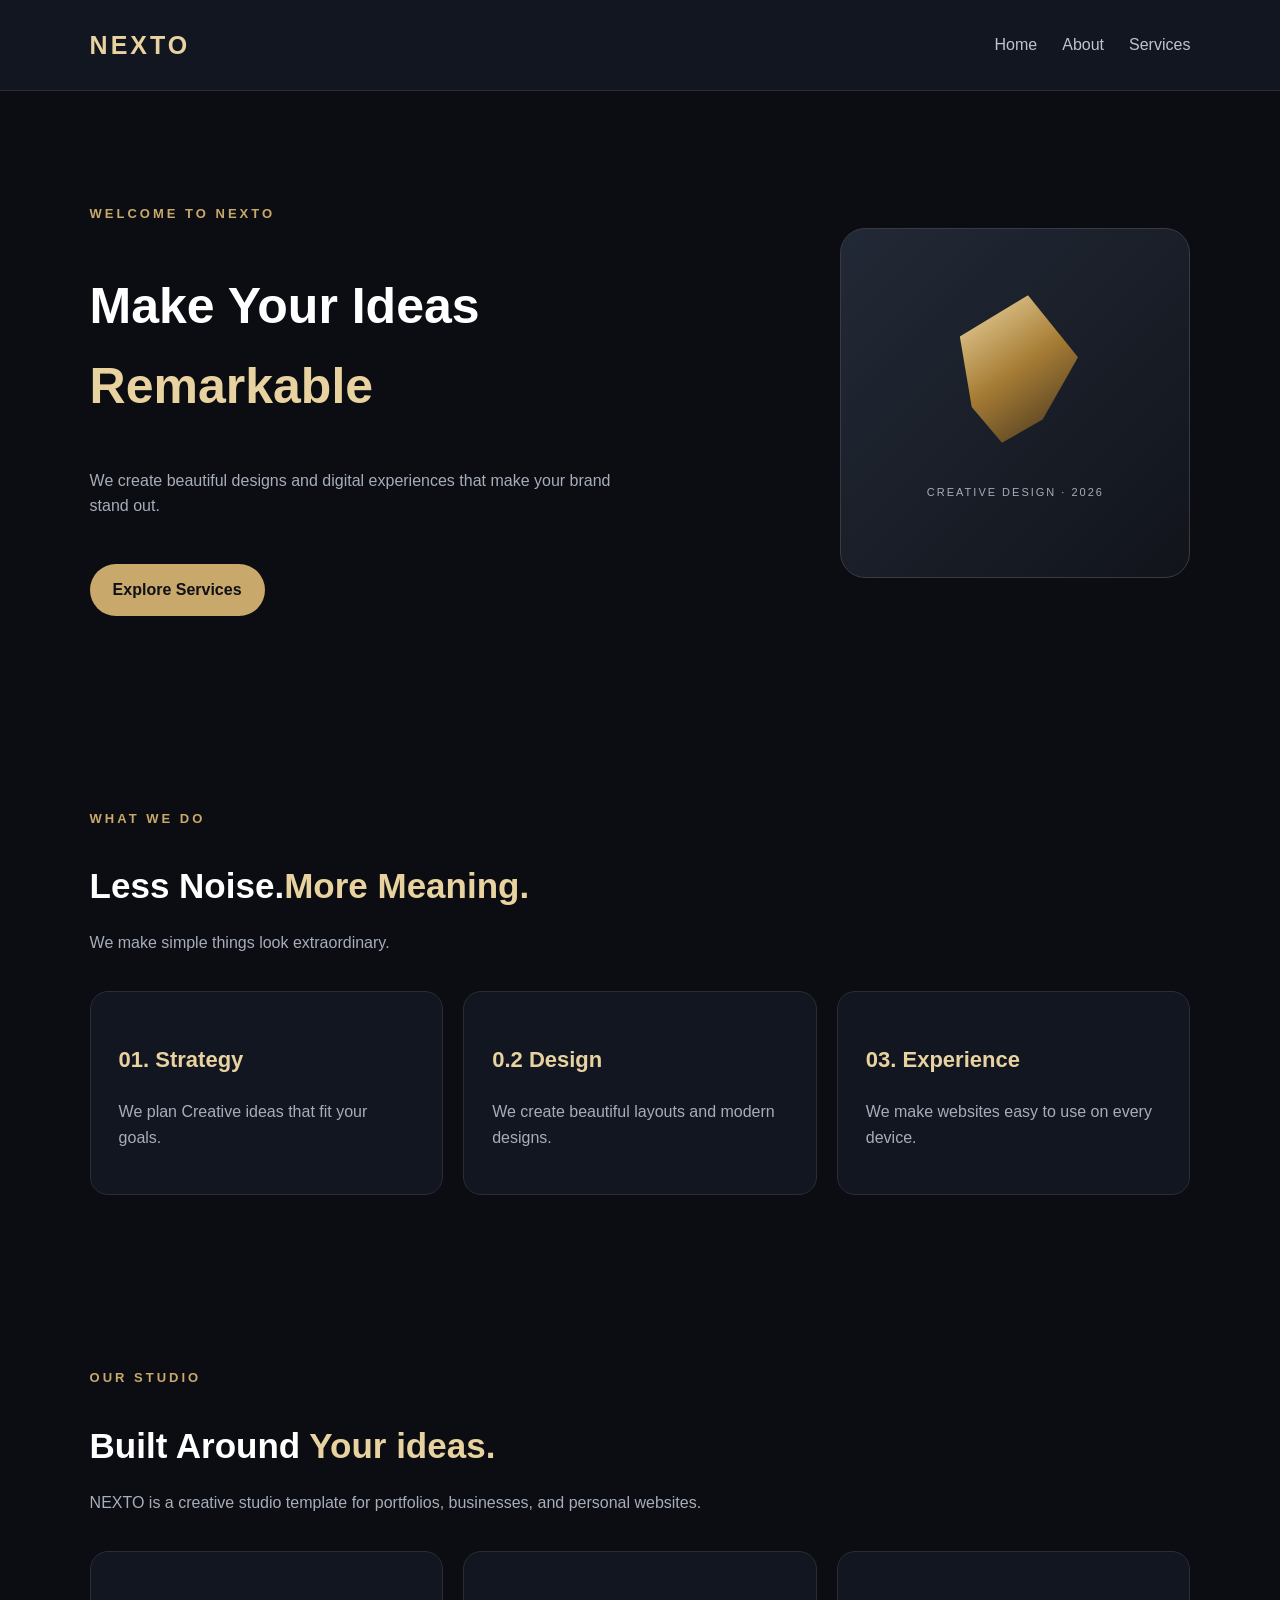
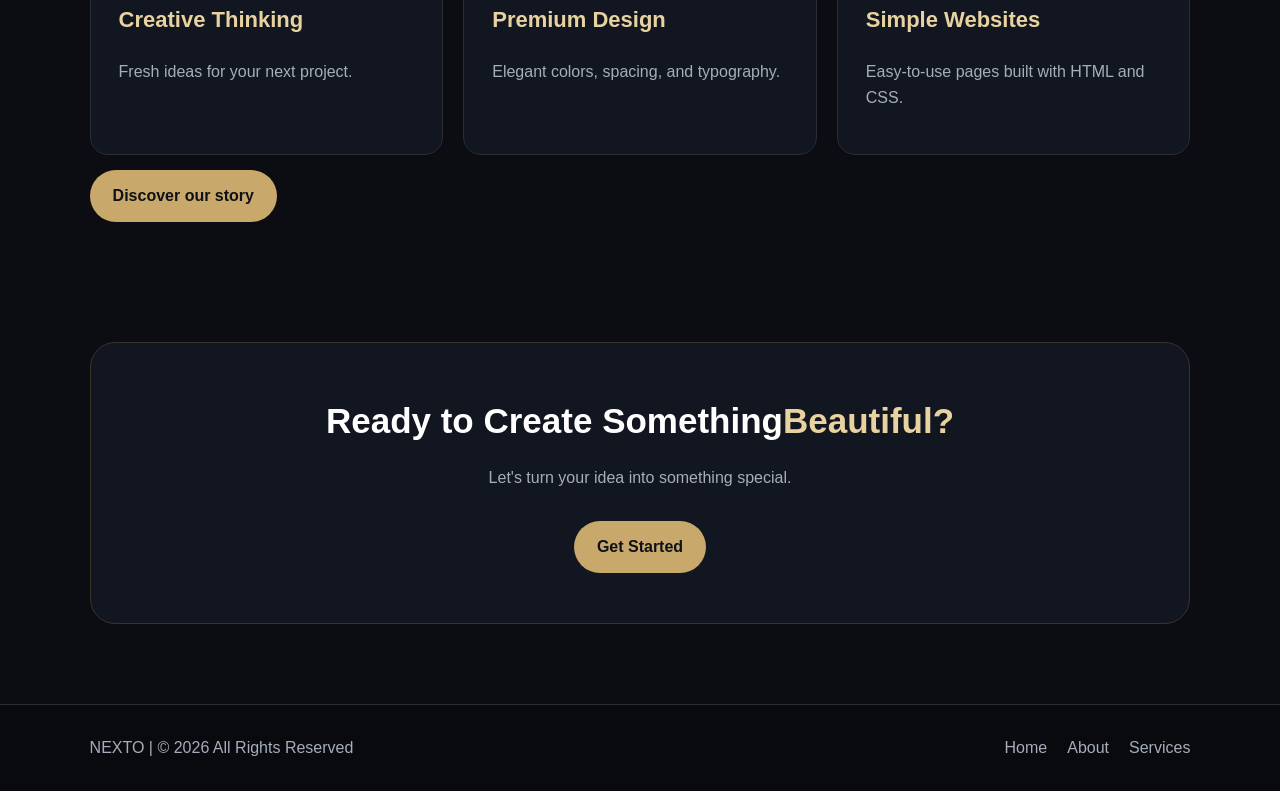
<file: index.html>
<html>
    <head>
        <link rel="stylesheet" href="style.css"/>
        <title>NEXTO</title>
    </head>
    <body>
       <header class="site-header">
    <nav class="navbar">
        <a class="logo" href="index.html">NEXTO</a>
        <div class="links">
            <a class="active" href="index.html">Home</a>
            <a href="about.html">About</a>
            <a href="services.html">Services</a>
        </div>
    </nav>
</header>
<main>
    <section class="hero">
        <div class="hero-text">
            <p class="small-title">WELCOME TO NEXTO</p>
            <h1>Make Your Ideas <span>Remarkable</span></h1>
            <p>  We create beautiful designs and digital experiences
                    that make your brand stand out.
                </p>
                <a class="button" href="services.html">Explore Services</a>

        </div>
        <div class="art">
            <div class="diamond"></div>
            <p>CREATIVE DESIGN · 2026</p>
        </div>
    </section>
    <section class="section">
        <p class="small-title">WHAT WE DO</p>
        <h2>Less Noise.<span>More Meaning.</span></h2>
        <p>We make simple things look extraordinary.</p>
        <div class="cards">
        <div class="card">
            <h3>01. Strategy</h3>
            <p>We plan Creative ideas that fit your goals.</p>
        </div>
        <div class="card">
            <h3>0.2 Design</h3>
             <p>We create beautiful layouts and modern designs.</p>
                </div>

                <div class="card">
                    <h3>03. Experience</h3>
                    <p>We make websites easy to use on every device.</p>
                </div>
        </div>
        </div>
    </section>
    
    <section class="section">
    <p class="small-title">OUR STUDIO</p>
    <h2>Built Around <span>Your ideas.</span></h2>
    <p>NEXTO is a creative studio template for portfolios,
                businesses, and personal websites.</p>

                <div class="cards">
                      <div class="card">
                    <h3>Creative Thinking</h3>
                    <p>Fresh ideas for your next project.</p>
                </div>

                <div class="card">
                    <h3>Premium Design</h3>
                    <p>Elegant colors, spacing, and typography.</p>
                </div>

                <div class="card">
                    <h3>Simple Websites</h3>
                    <p>Easy-to-use pages built with HTML and CSS.</p>
                </div>
                </div>
                <a class="button" href="about.html">Discover our story</a>
    </section>

    <section class="contact">
        <h2>Ready to Create Something<span>Beautiful?</span></h2>
    <p>Let's turn your idea into something special.</p>
    <a class="button" href="services.html">Get Started</a>
    </section>
</main>
<footer>
    <p>NEXTO | © 2026 All Rights Reserved</p>
    <div class="footer-links">
        <a href="index.html">Home</a>
         <a href="about.html">About</a>
          <a href="services.html">Services</a>
    </div>
</footer>
    </body>
</html>
</file>
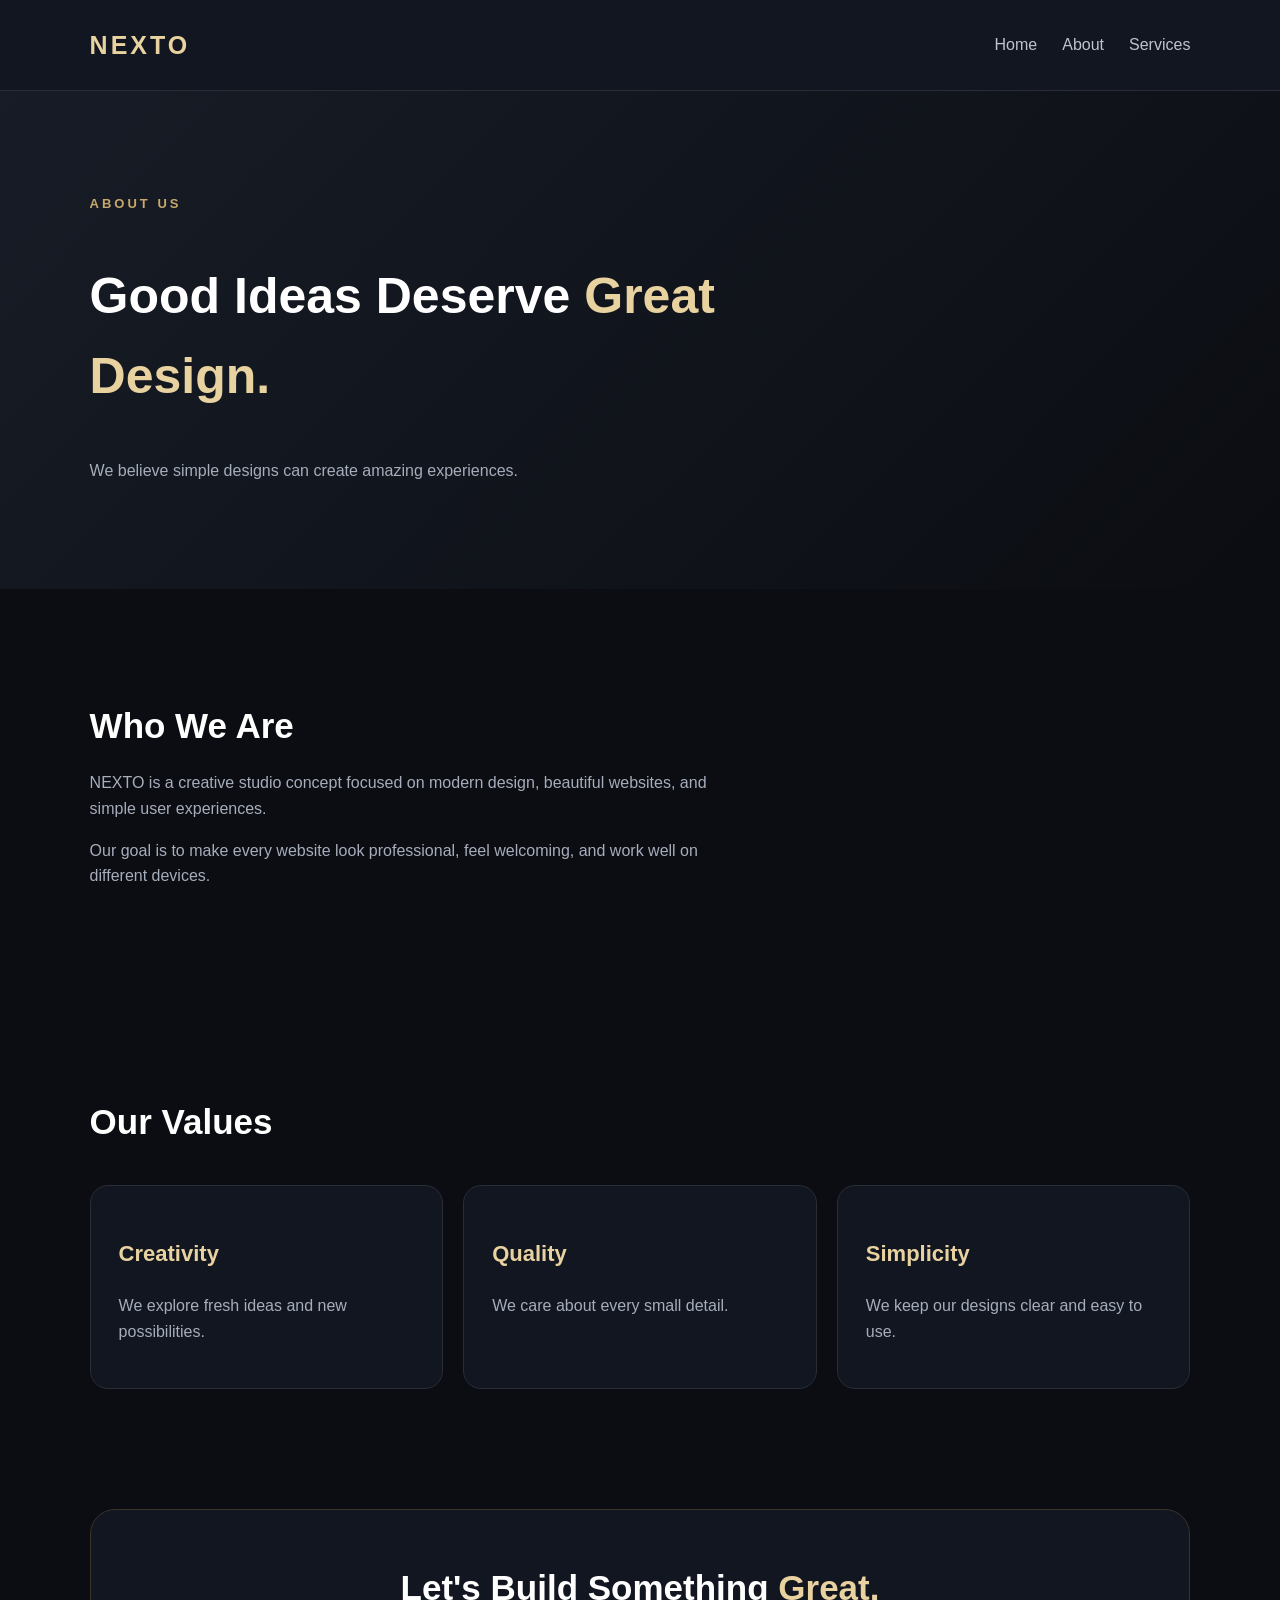
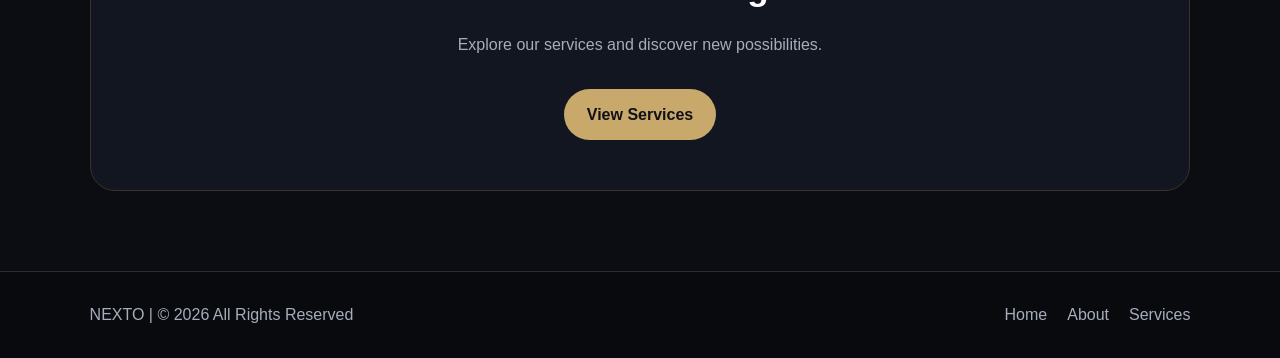
<file: about.html>
<html>
    <head>
         <title>NEXTO - About</title>
    <link rel="stylesheet" href="style.css">
    </head>
    <body>
        <header>
        <nav class="navbar">
            <a class="logo" href="index.html">NEXTO</a>

            <div class="links">
                <a href="index.html">Home</a>
                <a href="about.html">About</a>
                <a href="services.html">Services</a>
            </div>
        </nav>
    </header>

    <main>

        <section class="page-title">
            <p class="small-title">ABOUT US</p>
            <h1>Good Ideas Deserve <span>Great Design.</span></h1>
            <p>We believe simple designs can create amazing experiences.</p>
        </section>

        <section class="section">
            <h2>Who We Are</h2>
            <p>
                NEXTO is a creative studio concept focused on modern
                design, beautiful websites, and simple user experiences.
            </p>
            <p>
                Our goal is to make every website look professional,
                feel welcoming, and work well on different devices.
            </p>
        </section>

        <section class="section">
            <h2>Our Values</h2>

            <div class="cards">
                <div class="card">
                    <h3>Creativity</h3>
                    <p>We explore fresh ideas and new possibilities.</p>
                </div>

                <div class="card">
                    <h3>Quality</h3>
                    <p>We care about every small detail.</p>
                </div>

                <div class="card">
                    <h3>Simplicity</h3>
                    <p>We keep our designs clear and easy to use.</p>
                </div>
            </div>
        </section>

        <section class="contact">
            <h2>Let's Build Something <span>Great.</span></h2>
            <p>Explore our services and discover new possibilities.</p>
            <a class="button" href="services.html">View Services</a>
        </section>

    </main>

    <footer>
        <p>NEXTO | © 2026 All Rights Reserved</p>
        <div class="footer-links">
            <a href="index.html">Home</a>
            <a href="about.html">About</a>
            <a href="services.html">Services</a>
        </div>
    </footer>  
    </body>
</html>
</file>
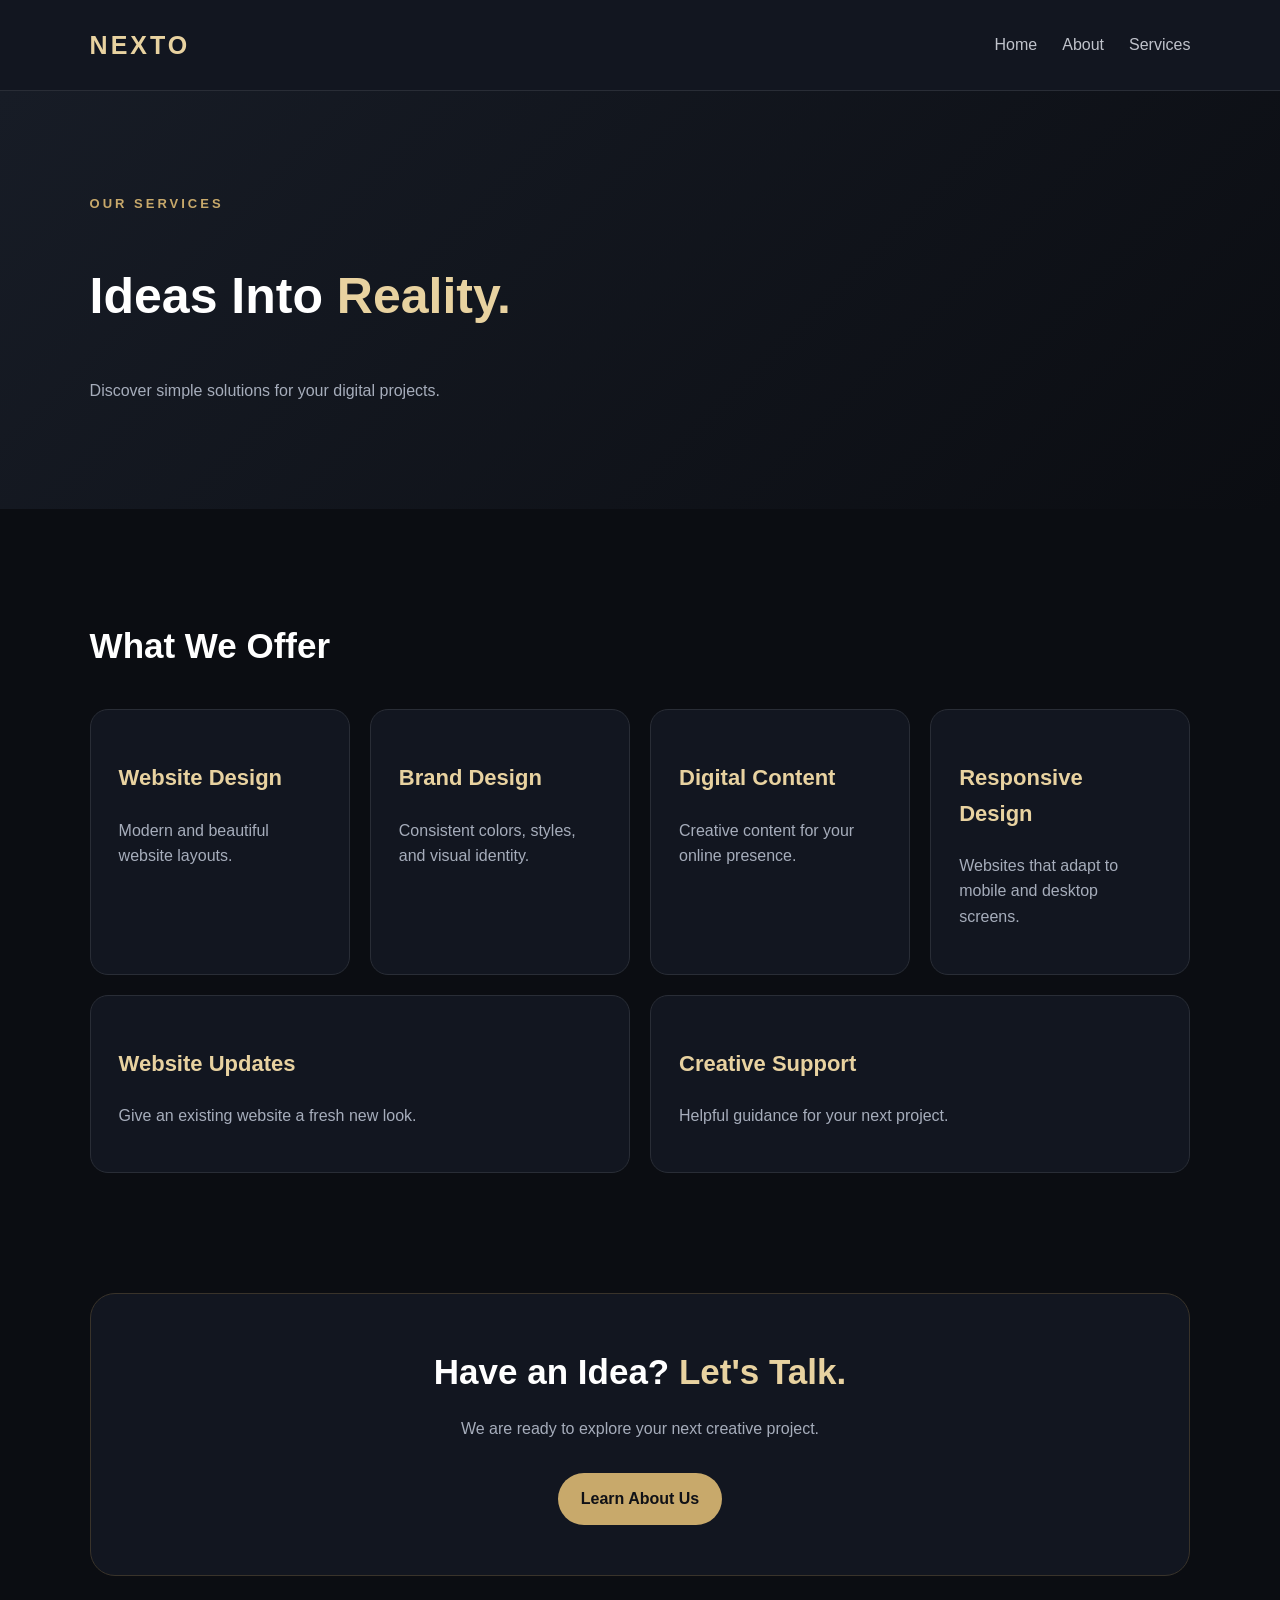
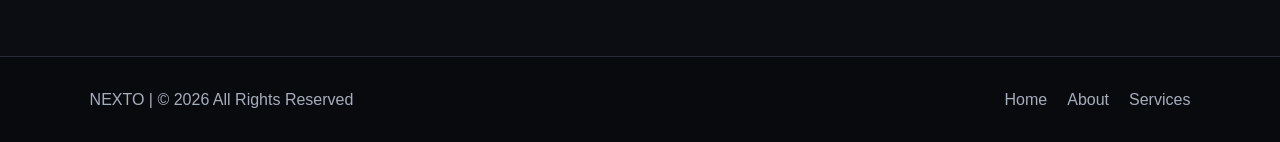
<file: services.html>
<html>
    <head>
        <title>NEXTO - Services</title>
    <link rel="stylesheet" href="style.css">
    </head>
    <body>
         <header>
        <nav class="navbar">
            <a class="logo" href="index.html">NEXTO</a>

            <div class="links">
                <a href="index.html">Home</a>
                <a href="about.html">About</a>
                <a href="services.html">Services</a>
            </div>
        </nav>
    </header>

    <main>

        <section class="page-title">
            <p class="small-title">OUR SERVICES</p>
            <h1>Ideas Into <span>Reality.</span></h1>
            <p>Discover simple solutions for your digital projects.</p>
        </section>

        <section class="section">
            <h2>What We Offer</h2>

            <div class="cards">
                <div class="card">
                    <h3>Website Design</h3>
                    <p>Modern and beautiful website layouts.</p>
                </div>

                <div class="card">
                    <h3>Brand Design</h3>
                    <p>Consistent colors, styles, and visual identity.</p>
                </div>

                <div class="card">
                    <h3>Digital Content</h3>
                    <p>Creative content for your online presence.</p>
                </div>

                <div class="card">
                    <h3>Responsive Design</h3>
                    <p>Websites that adapt to mobile and desktop screens.</p>
                </div>

                <div class="card">
                    <h3>Website Updates</h3>
                    <p>Give an existing website a fresh new look.</p>
                </div>

                <div class="card">
                    <h3>Creative Support</h3>
                    <p>Helpful guidance for your next project.</p>
                </div>
            </div>
        </section>

        <section class="contact">
            <h2>Have an Idea? <span>Let's Talk.</span></h2>
            <p>We are ready to explore your next creative project.</p>
            <a class="button" href="about.html">Learn About Us</a>
        </section>

    </main>

    <footer>
        <p>NEXTO | © 2026 All Rights Reserved</p>
        <div class="footer-links">
            <a href="index.html">Home</a>
            <a href="about.html">About</a>
            <a href="services.html">Services</a>
        </div>
    </footer>

    </body>
</html>
</file>
<file: style.css>
* {
    box-sizing: border-box;
}
html {
    scroll-behavior: smooth;
}

body {
    margin: 0;
    background: #0b0d12;
    color: white;
    font-family: Arial, sans-serif;
    line-height: 1.6;
}

a {
    text-decoration: none;
    color: white;
}

p {
    color: #a6adbb;
}

h1 {
    font-size: 50px;
}

h2 {
    font-size: 35px;
}

h3 {
    font-size: 22px;
}

span {
    color: #e8d2a0;
}
header {
    background: #121620;
    border-bottom: 1px solid #292d36;
}

.navbar {
    padding: 25px 7%;
    display: flex;
    justify-content: space-between;
    align-items: center;
    gap: 20px;
}

.logo {
    font-size: 25px;
    font-weight: bold;
    letter-spacing: 3px;
    color: #e8d2a0;
}

.links {
    display: flex;
    gap: 25px;
}

.links a {
    color: #c0c3cb;
}

.links a:hover {
    color: #e8d2a0;
}

.hero {
    padding: 100px 7%;
    display: flex;
    align-items: center;
    justify-content: space-between;
    gap: 50px;
    min-height: 500px;
}

.hero-text {
    max-width: 550px;
}

.small-title {
    color: #c8a96b;
    letter-spacing: 3px;
    font-size: 13px;
    font-weight: bold;
}

.hero-text p {
    margin-bottom: 30px;
}
.art {
    width: 350px;
    height: 350px;
    background: linear-gradient(135deg, #222936, #11141b);
    border: 1px solid #393b42;
    border-radius: 25px;
    display: flex;
    flex-direction: column;
    justify-content: center;
    align-items: center;
    flex-shrink: 0;
}

.diamond {
    width: 120px;
    height: 150px;
    background: linear-gradient(135deg, #f0dca9, #a77d35, #40311e);
    clip-path: polygon(50% 0, 100% 35%, 80% 80%, 50% 100%, 20% 80%, 0 35%);
    transform: rotate(10deg);
}

.art p {
    font-size: 11px;
    letter-spacing: 2px;
    margin-top: 40px;
}
.button {
    display: inline-block;
    background: #c8a96b;
    color: #101116;
    padding: 13px 23px;
    border-radius: 30px;
    font-weight: bold;
    margin-top: 15px;
}

.button:hover {
    background: #e8d2a0;
}

.section {
    padding: 80px 7%;
}

.section  p {
    max-width: 650px;
}

.section h2 {
    margin-bottom: 15px;
}
.cards {
    display: flex;
    gap: 20px;
    flex-wrap: wrap;
    margin-top: 35px;
}

.card {
    flex: 1 1 250px;
    background: #121620;
    border: 1px solid #292d36;
    border-radius: 18px;
    padding: 28px;
    transition: transform 0.3s;
}

.card:hover {
    transform: translateY(-5px);
    border-color: #c8a96b;
}

.card h3 {
    color: #e8d2a0;
}
.page-title {
    padding: 90px 7%;
    background: linear-gradient(135deg, #171c26, #0b0d12);
}

.page-title h1 {
    max-width: 800px;
}

.page-title p {
    max-width: 650px;
}

.contact {
    margin: 40px 7% 80px;
    padding: 50px 30px;
    text-align: center;
    background: #121620;
    border: 1px solid #39332a;
    border-radius: 25px;
}

.contact h2 {
    max-width: 700px;
    margin: 0 auto;
}
footer {
    background: #080a0e;
    border-top: 1px solid #292d36;
    padding: 30px 7%;
    display: flex;
    justify-content: space-between;
    align-items: center;
    flex-wrap: wrap;
    gap: 15px;
}

footer p {
    margin: 0;
}

.footer-links {
    display: flex;
    gap: 20px;
}

.footer-links a {
    color: #a6adbb;
}

.footer-links a:hover {
    color: #e8d2a0;
}
</file>
